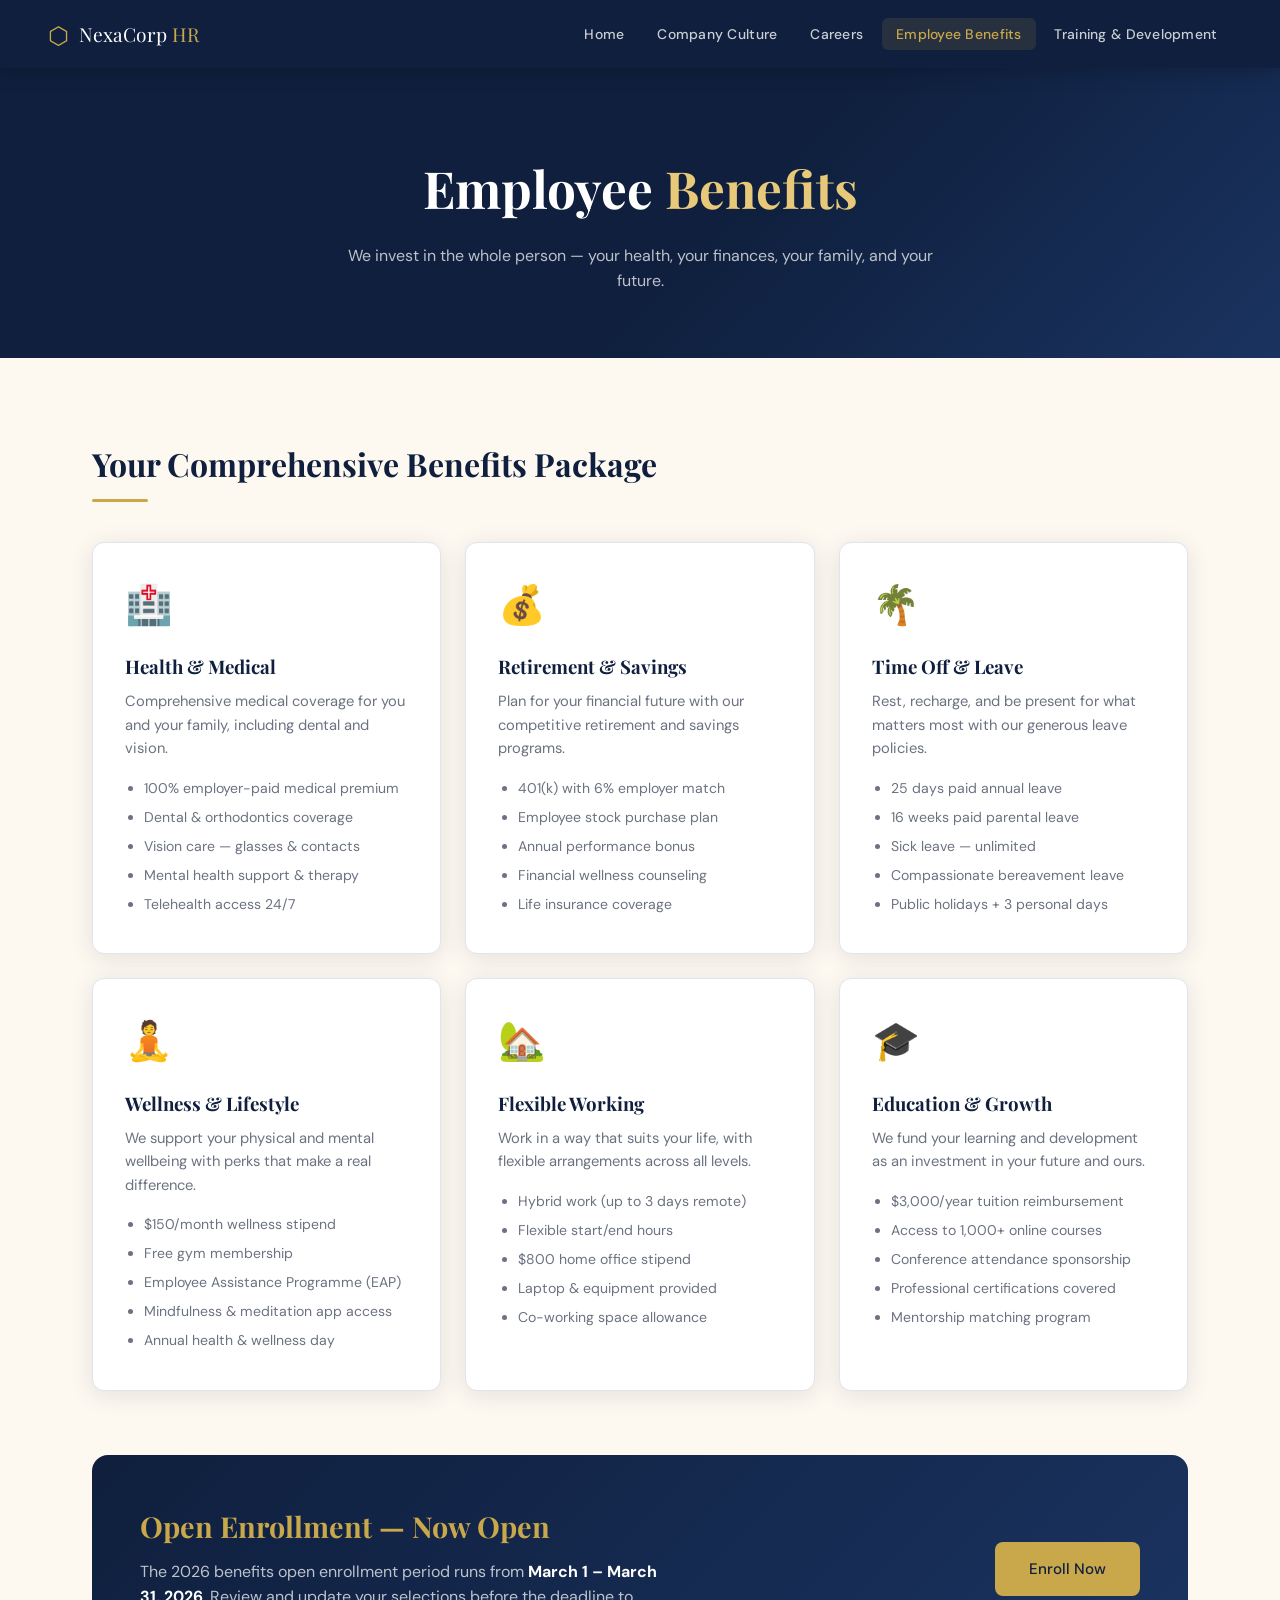
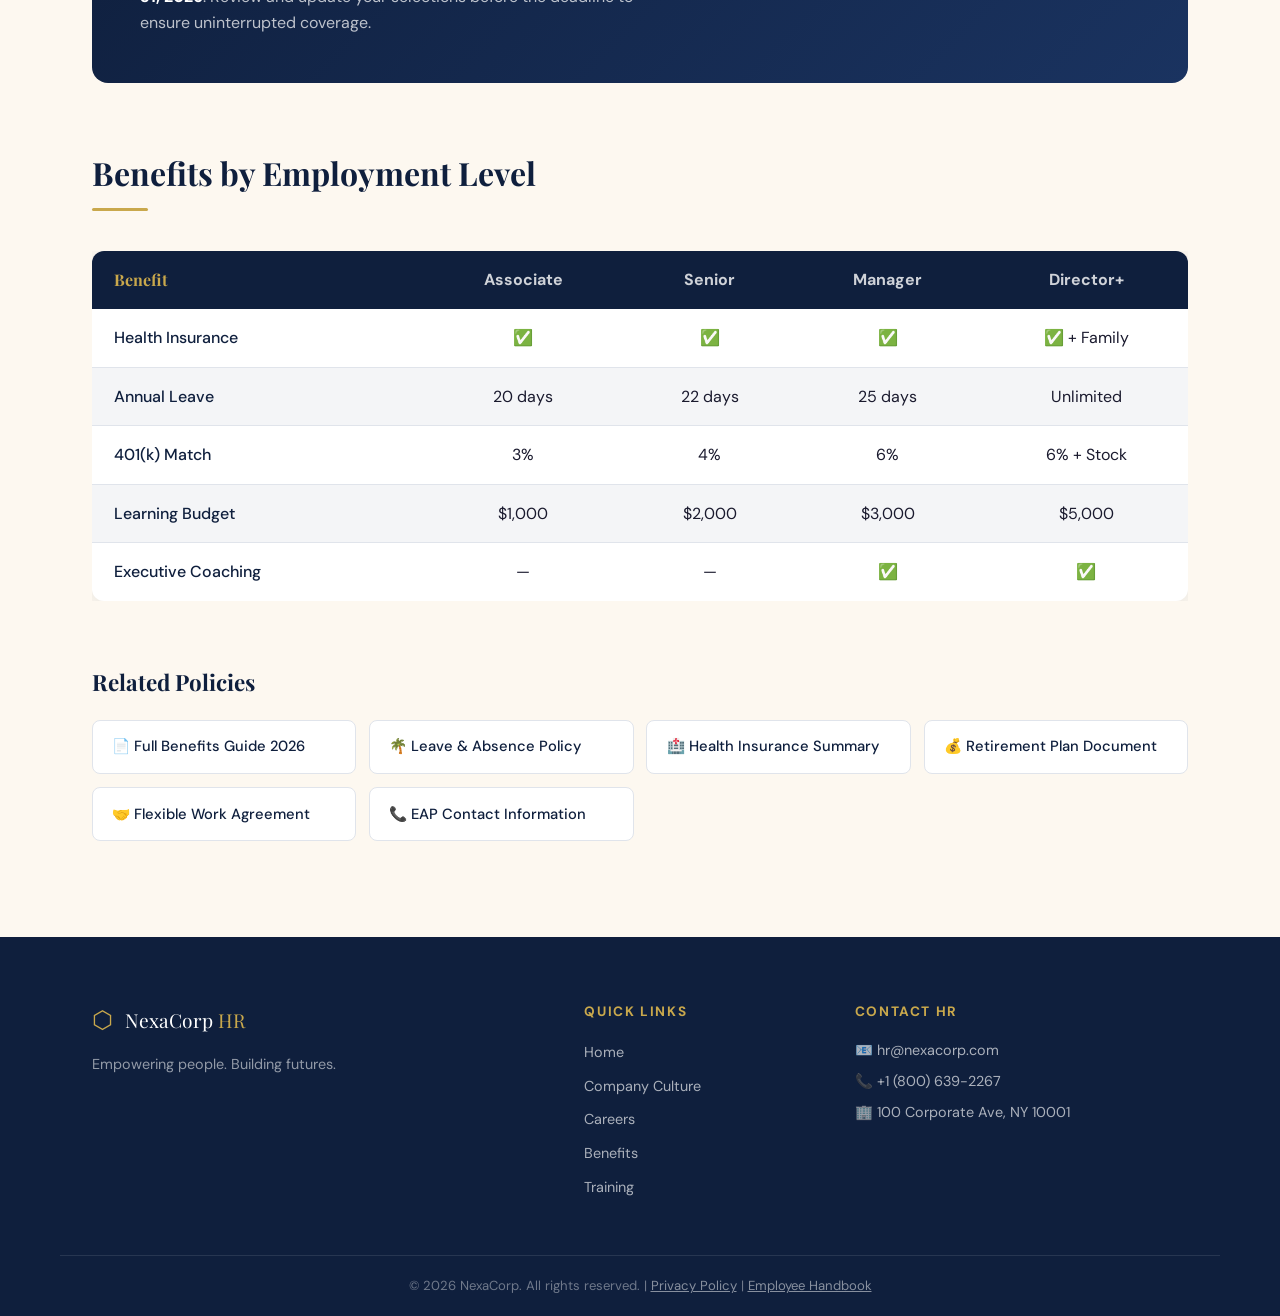
<file: benefits.html>
<!DOCTYPE html>
<html lang="en">
<head>
  <meta charset="UTF-8" />
  <meta name="viewport" content="width=device-width, initial-scale=1.0"/>
  <title>NexaCorp HR Portal – Employee Benefits</title>
  <link rel="preconnect" href="https://fonts.googleapis.com">
  <link href="https://fonts.googleapis.com/css2?family=Playfair+Display:wght@700;900&family=DM+Sans:wght@300;400;500&display=swap" rel="stylesheet">
  <link rel="stylesheet" href="style.css">
</head>
<body>

  <nav class="navbar">
    <div class="nav-logo">
      <span class="logo-icon">⬡</span>
      <span class="logo-text">NexaCorp <em>HR</em></span>
    </div>
    <ul class="nav-links">
      <li><a href="index.html">Home</a></li>
      <li><a href="culture.html">Company Culture</a></li>
      <li><a href="careers.html">Careers</a></li>
      <li><a href="benefits.html" class="active">Employee Benefits</a></li>
      <li><a href="training.html">Training & Development</a></li>
    </ul>
    <button class="nav-toggle" onclick="toggleMenu()">☰</button>
  </nav>

  <header class="page-hero">
    <h1>Employee <span class="accent">Benefits</span></h1>
    <p>We invest in the whole person — your health, your finances, your family, and your future.</p>
  </header>

  <section class="benefits-section container">

    <h2 class="section-title">Your Comprehensive Benefits Package</h2>

    <div class="benefits-grid">

      <div class="benefit-card">
        <div class="icon">🏥</div>
        <h3>Health & Medical</h3>
        <p>Comprehensive medical coverage for you and your family, including dental and vision.</p>
        <ul>
          <li>100% employer-paid medical premium</li>
          <li>Dental & orthodontics coverage</li>
          <li>Vision care — glasses & contacts</li>
          <li>Mental health support & therapy</li>
          <li>Telehealth access 24/7</li>
        </ul>
      </div>

      <div class="benefit-card">
        <div class="icon">💰</div>
        <h3>Retirement & Savings</h3>
        <p>Plan for your financial future with our competitive retirement and savings programs.</p>
        <ul>
          <li>401(k) with 6% employer match</li>
          <li>Employee stock purchase plan</li>
          <li>Annual performance bonus</li>
          <li>Financial wellness counseling</li>
          <li>Life insurance coverage</li>
        </ul>
      </div>

      <div class="benefit-card">
        <div class="icon">🌴</div>
        <h3>Time Off & Leave</h3>
        <p>Rest, recharge, and be present for what matters most with our generous leave policies.</p>
        <ul>
          <li>25 days paid annual leave</li>
          <li>16 weeks paid parental leave</li>
          <li>Sick leave — unlimited</li>
          <li>Compassionate bereavement leave</li>
          <li>Public holidays + 3 personal days</li>
        </ul>
      </div>

      <div class="benefit-card">
        <div class="icon">🧘</div>
        <h3>Wellness & Lifestyle</h3>
        <p>We support your physical and mental wellbeing with perks that make a real difference.</p>
        <ul>
          <li>$150/month wellness stipend</li>
          <li>Free gym membership</li>
          <li>Employee Assistance Programme (EAP)</li>
          <li>Mindfulness & meditation app access</li>
          <li>Annual health & wellness day</li>
        </ul>
      </div>

      <div class="benefit-card">
        <div class="icon">🏡</div>
        <h3>Flexible Working</h3>
        <p>Work in a way that suits your life, with flexible arrangements across all levels.</p>
        <ul>
          <li>Hybrid work (up to 3 days remote)</li>
          <li>Flexible start/end hours</li>
          <li>$800 home office stipend</li>
          <li>Laptop & equipment provided</li>
          <li>Co-working space allowance</li>
        </ul>
      </div>

      <div class="benefit-card">
        <div class="icon">🎓</div>
        <h3>Education & Growth</h3>
        <p>We fund your learning and development as an investment in your future and ours.</p>
        <ul>
          <li>$3,000/year tuition reimbursement</li>
          <li>Access to 1,000+ online courses</li>
          <li>Conference attendance sponsorship</li>
          <li>Professional certifications covered</li>
          <li>Mentorship matching program</li>
        </ul>
      </div>

    </div>

    <!-- ENROLLMENT CALLOUT -->
    <div style="background: linear-gradient(135deg, var(--navy), var(--navy-mid)); border-radius: 16px; padding: 3rem; display: grid; grid-template-columns: 1fr auto; gap: 2rem; align-items:center; margin-bottom: 4rem;">
      <div>
        <h2 style="font-family:var(--font-display); color:var(--gold); font-size:1.8rem; margin-bottom:0.6rem;">Open Enrollment — Now Open</h2>
        <p style="color:rgba(255,255,255,0.72); max-width: 520px;">The 2026 benefits open enrollment period runs from <strong style="color:white;">March 1 – March 31, 2026</strong>. Review and update your selections before the deadline to ensure uninterrupted coverage.</p>
      </div>
      <a href="mailto:benefits@nexacorp.com" class="btn btn-primary" style="white-space:nowrap;">Enroll Now</a>
    </div>

    <!-- BENEFITS COMPARISON TABLE -->
    <h2 class="section-title">Benefits by Employment Level</h2>
    <div style="overflow-x: auto; margin-bottom: 4rem;">
      <table style="width:100%; border-collapse: collapse; background: var(--white); border-radius: var(--radius); overflow: hidden; box-shadow: var(--shadow);">
        <thead>
          <tr style="background: var(--navy);">
            <th style="padding: 1rem 1.4rem; text-align:left; color: var(--gold); font-family: var(--font-display);">Benefit</th>
            <th style="padding: 1rem 1.4rem; text-align:center; color: rgba(255,255,255,0.8);">Associate</th>
            <th style="padding: 1rem 1.4rem; text-align:center; color: rgba(255,255,255,0.8);">Senior</th>
            <th style="padding: 1rem 1.4rem; text-align:center; color: rgba(255,255,255,0.8);">Manager</th>
            <th style="padding: 1rem 1.4rem; text-align:center; color: rgba(255,255,255,0.8);">Director+</th>
          </tr>
        </thead>
        <tbody>
          <tr style="border-bottom: 1px solid var(--grey-mid);">
            <td style="padding:1rem 1.4rem; font-weight:500; color:var(--navy);">Health Insurance</td>
            <td style="text-align:center; padding:1rem;">✅</td>
            <td style="text-align:center; padding:1rem;">✅</td>
            <td style="text-align:center; padding:1rem;">✅</td>
            <td style="text-align:center; padding:1rem;">✅ + Family</td>
          </tr>
          <tr style="border-bottom: 1px solid var(--grey-mid); background: var(--grey-light);">
            <td style="padding:1rem 1.4rem; font-weight:500; color:var(--navy);">Annual Leave</td>
            <td style="text-align:center; padding:1rem;">20 days</td>
            <td style="text-align:center; padding:1rem;">22 days</td>
            <td style="text-align:center; padding:1rem;">25 days</td>
            <td style="text-align:center; padding:1rem;">Unlimited</td>
          </tr>
          <tr style="border-bottom: 1px solid var(--grey-mid);">
            <td style="padding:1rem 1.4rem; font-weight:500; color:var(--navy);">401(k) Match</td>
            <td style="text-align:center; padding:1rem;">3%</td>
            <td style="text-align:center; padding:1rem;">4%</td>
            <td style="text-align:center; padding:1rem;">6%</td>
            <td style="text-align:center; padding:1rem;">6% + Stock</td>
          </tr>
          <tr style="border-bottom: 1px solid var(--grey-mid); background: var(--grey-light);">
            <td style="padding:1rem 1.4rem; font-weight:500; color:var(--navy);">Learning Budget</td>
            <td style="text-align:center; padding:1rem;">$1,000</td>
            <td style="text-align:center; padding:1rem;">$2,000</td>
            <td style="text-align:center; padding:1rem;">$3,000</td>
            <td style="text-align:center; padding:1rem;">$5,000</td>
          </tr>
          <tr>
            <td style="padding:1rem 1.4rem; font-weight:500; color:var(--navy);">Executive Coaching</td>
            <td style="text-align:center; padding:1rem;">—</td>
            <td style="text-align:center; padding:1rem;">—</td>
            <td style="text-align:center; padding:1rem;">✅</td>
            <td style="text-align:center; padding:1rem;">✅</td>
          </tr>
        </tbody>
      </table>
    </div>

    <!-- POLICY LINKS -->
    <div class="policy-links">
      <h3>Related Policies</h3>
      <div class="policy-list">
        <a href="#">📄 Full Benefits Guide 2026</a>
        <a href="#">🌴 Leave & Absence Policy</a>
        <a href="#">🏥 Health Insurance Summary</a>
        <a href="#">💰 Retirement Plan Document</a>
        <a href="#">🤝 Flexible Work Agreement</a>
        <a href="#">📞 EAP Contact Information</a>
      </div>
    </div>

  </section>

  <footer class="footer">
    <div class="container footer-inner">
      <div class="footer-brand">
        <span class="logo-icon">⬡</span>
        <span class="logo-text">NexaCorp <em>HR</em></span>
        <p>Empowering people. Building futures.</p>
      </div>
      <div class="footer-links">
        <h5>Quick Links</h5>
        <ul>
          <li><a href="index.html">Home</a></li>
          <li><a href="culture.html">Company Culture</a></li>
          <li><a href="careers.html">Careers</a></li>
          <li><a href="benefits.html">Benefits</a></li>
          <li><a href="training.html">Training</a></li>
        </ul>
      </div>
      <div class="footer-contact">
        <h5>Contact HR</h5>
        <p>📧 hr@nexacorp.com</p>
        <p>📞 +1 (800) 639-2267</p>
        <p>🏢 100 Corporate Ave, NY 10001</p>
      </div>
    </div>
    <div class="footer-bottom">
      <p>© 2026 NexaCorp. All rights reserved. | <a href="#">Privacy Policy</a> | <a href="#">Employee Handbook</a></p>
    </div>
  </footer>

  <script src="script.js"></script>
</body>
</html>
</file>
<file: style.css>
/* =========================================
   NexaCorp HR Portal — Global Stylesheet
   Aesthetic: Refined Corporate / Editorial
   ========================================= */

:root {
  --navy: #0f1f3d;
  --navy-mid: #1a3360;
  --gold: #c9a84c;
  --gold-light: #e8c97a;
  --cream: #fdf8f0;
  --white: #ffffff;
  --grey-light: #f4f5f7;
  --grey-mid: #e0e4eb;
  --grey-text: #6b7280;
  --text: #1a1a2e;
  --font-display: 'Playfair Display', Georgia, serif;
  --font-body: 'DM Sans', sans-serif;
  --radius: 12px;
  --shadow: 0 4px 24px rgba(15,31,61,0.10);
  --shadow-lg: 0 12px 48px rgba(15,31,61,0.16);
  --transition: all 0.3s ease;
}

*, *::before, *::after { box-sizing: border-box; margin: 0; padding: 0; }

html { scroll-behavior: smooth; }

body {
  font-family: var(--font-body);
  color: var(--text);
  background: var(--cream);
  line-height: 1.6;
}

a { text-decoration: none; color: inherit; }
ul { list-style: none; }
img { width: 100%; display: block; object-fit: cover; }

.container { max-width: 1160px; margin: 0 auto; padding: 0 2rem; }

/* ===== NAVBAR ===== */
.navbar {
  position: sticky; top: 0; z-index: 100;
  display: flex; align-items: center; justify-content: space-between;
  background: var(--navy);
  padding: 0 3rem;
  height: 68px;
  box-shadow: 0 2px 20px rgba(0,0,0,0.25);
}

.nav-logo {
  display: flex; align-items: center; gap: 0.6rem;
  font-family: var(--font-display); color: var(--white); font-size: 1.2rem;
}
.logo-icon { color: var(--gold); font-size: 1.5rem; }
.logo-text em { color: var(--gold); font-style: normal; }

.nav-links { display: flex; gap: 0.25rem; }
.nav-links a {
  color: rgba(255,255,255,0.78);
  font-size: 0.87rem; font-weight: 500;
  padding: 0.45rem 0.9rem; border-radius: 6px;
  letter-spacing: 0.02em;
  transition: var(--transition);
}
.nav-links a:hover,
.nav-links a.active {
  color: var(--gold); background: rgba(201,168,76,0.12);
}

.nav-toggle { display: none; background: none; border: none; color: white; font-size: 1.5rem; cursor: pointer; }

/* ===== HERO ===== */
.hero {
  position: relative; overflow: hidden;
  display: grid; grid-template-columns: 1fr 1fr;
  align-items: center; gap: 2rem;
  min-height: 88vh;
  background: linear-gradient(135deg, var(--navy) 60%, var(--navy-mid) 100%);
  padding: 4rem 3rem 4rem 5rem;
}

.hero-bg-shapes { position: absolute; inset: 0; pointer-events: none; }
.shape {
  position: absolute; border-radius: 50%;
  opacity: 0.07;
  background: var(--gold);
}
.shape-1 { width: 500px; height: 500px; top: -150px; right: -100px; }
.shape-2 { width: 300px; height: 300px; bottom: -80px; left: 40%; opacity: 0.05; }
.shape-3 { width: 180px; height: 180px; top: 60%; right: 40%; opacity: 0.06; }

.hero-content { position: relative; z-index: 2; animation: fadeUp 0.8s ease both; }
.hero-eyebrow {
  color: var(--gold); font-size: 0.85rem; letter-spacing: 0.18em;
  text-transform: uppercase; margin-bottom: 1rem;
}
.hero-title {
  font-family: var(--font-display);
  font-size: clamp(2.4rem, 4vw, 3.8rem);
  color: var(--white); line-height: 1.1; margin-bottom: 1.4rem;
}
.hero-title .accent { color: var(--gold-light); }
.hero-sub { color: rgba(255,255,255,0.7); font-size: 1.05rem; max-width: 480px; margin-bottom: 2.2rem; }

.hero-btns { display: flex; gap: 1rem; flex-wrap: wrap; }

.btn {
  display: inline-block; padding: 0.8rem 2rem;
  border-radius: 8px; font-weight: 500; font-size: 0.95rem;
  transition: var(--transition); cursor: pointer; border: 2px solid transparent;
}
.btn-primary { background: var(--gold); color: var(--navy); }
.btn-primary:hover { background: var(--gold-light); transform: translateY(-2px); box-shadow: 0 6px 20px rgba(201,168,76,0.35); }
.btn-outline { border-color: rgba(255,255,255,0.5); color: var(--white); }
.btn-outline:hover { border-color: var(--gold); color: var(--gold); transform: translateY(-2px); }
.btn-navy { background: var(--navy); color: var(--white); }
.btn-navy:hover { background: var(--navy-mid); transform: translateY(-2px); }

.hero-image {
  position: relative; z-index: 2;
  border-radius: 16px; overflow: hidden;
  box-shadow: var(--shadow-lg);
  height: 460px;
  animation: fadeIn 1s ease 0.3s both;
}
.hero-image img { height: 100%; }

/* ===== SECTION TITLES ===== */
.section-title {
  font-family: var(--font-display);
  font-size: clamp(1.8rem, 2.5vw, 2.5rem);
  color: var(--navy); margin-bottom: 2.5rem;
  position: relative; padding-bottom: 0.8rem;
}
.section-title::after {
  content: ''; position: absolute; bottom: 0; left: 0;
  width: 56px; height: 3px; background: var(--gold); border-radius: 2px;
}

/* ===== QUICK LINKS / CARDS ===== */
.quick-links { padding: 6rem 2rem; }

.cards-grid {
  display: grid;
  grid-template-columns: repeat(auto-fit, minmax(240px, 1fr));
  gap: 1.5rem;
}

.card {
  background: var(--white); border-radius: var(--radius);
  padding: 2rem 1.8rem; box-shadow: var(--shadow);
  transition: var(--transition); border: 1px solid var(--grey-mid);
  display: flex; flex-direction: column; gap: 0.6rem;
}
.card:hover { transform: translateY(-6px); box-shadow: var(--shadow-lg); border-color: var(--gold); }
.card-icon { font-size: 2.2rem; }
.card h3 { font-family: var(--font-display); font-size: 1.2rem; color: var(--navy); }
.card p { color: var(--grey-text); font-size: 0.92rem; flex-grow: 1; }
.card-link { color: var(--gold); font-weight: 600; font-size: 0.9rem; margin-top: 0.5rem; }

/* ===== STATS BAR ===== */
.stats-bar {
  background: var(--navy);
  padding: 3.5rem 2rem;
}
.stats-grid {
  display: grid;
  grid-template-columns: repeat(auto-fit, minmax(180px, 1fr));
  gap: 2rem; text-align: center;
}
.stat { display: flex; flex-direction: column; gap: 0.4rem; }
.stat-num {
  font-family: var(--font-display); font-size: 2.6rem;
  color: var(--gold); font-weight: 900;
}
.stat-label { color: rgba(255,255,255,0.65); font-size: 0.9rem; letter-spacing: 0.05em; }

/* ===== ANNOUNCEMENTS ===== */
.announcements { padding: 5rem 2rem; }
.announce-list { display: flex; flex-direction: column; gap: 1.2rem; }
.announce-list li {
  display: flex; gap: 1.4rem; align-items: flex-start;
  background: var(--white); border-radius: var(--radius);
  padding: 1.4rem 1.6rem; box-shadow: var(--shadow);
  border-left: 4px solid var(--gold);
}
.announce-list li strong { display: block; color: var(--navy); margin-bottom: 0.25rem; }
.announce-list li p { color: var(--grey-text); font-size: 0.92rem; }
.announce-list li a { color: var(--gold); text-decoration: underline; }
.tag {
  background: var(--navy); color: var(--gold);
  font-size: 0.72rem; font-weight: 700; letter-spacing: 0.08em;
  text-transform: uppercase; padding: 0.3rem 0.7rem;
  border-radius: 4px; white-space: nowrap; height: fit-content; margin-top: 0.1rem;
}

/* ===== TEAM SECTION ===== */
.team-section { padding: 5rem 2rem 6rem; }
.team-grid {
  display: grid; grid-template-columns: repeat(auto-fit, minmax(200px, 1fr)); gap: 1.5rem;
}
.team-card { text-align: center; }
.team-card img {
  height: 220px; border-radius: 12px;
  margin-bottom: 1rem; box-shadow: var(--shadow);
}
.team-card h4 { font-family: var(--font-display); color: var(--navy); font-size: 1.05rem; }
.team-card p { color: var(--grey-text); font-size: 0.87rem; }

/* ===== PAGE HERO (inner pages) ===== */
.page-hero {
  background: linear-gradient(135deg, var(--navy) 55%, var(--navy-mid));
  color: white; text-align: center;
  padding: 5rem 2rem 4rem;
}
.page-hero h1 {
  font-family: var(--font-display);
  font-size: clamp(2rem, 4vw, 3.2rem);
  margin-bottom: 0.8rem;
}
.page-hero .accent { color: var(--gold-light); }
.page-hero p { color: rgba(255,255,255,0.72); max-width: 600px; margin: 0 auto; }

/* ===== CULTURE PAGE ===== */
.culture-values { padding: 5rem 2rem; }
.values-grid { display: grid; grid-template-columns: repeat(auto-fit, minmax(220px, 1fr)); gap: 1.4rem; }
.value-card {
  background: var(--white); border-radius: var(--radius);
  padding: 2rem 1.6rem; text-align: center;
  box-shadow: var(--shadow); border-top: 4px solid var(--gold);
  transition: var(--transition);
}
.value-card:hover { transform: translateY(-4px); box-shadow: var(--shadow-lg); }
.value-card .icon { font-size: 2.5rem; margin-bottom: 0.8rem; }
.value-card h3 { font-family: var(--font-display); color: var(--navy); margin-bottom: 0.5rem; }
.value-card p { color: var(--grey-text); font-size: 0.9rem; }

.culture-gallery { padding: 0 2rem 5rem; }
.gallery-grid {
  display: grid;
  grid-template-columns: repeat(3, 1fr);
  grid-template-rows: 240px 240px; gap: 1rem;
}
.gallery-grid img { height: 100%; border-radius: 10px; object-fit: cover; }
.gallery-grid .tall { grid-row: span 2; }

.culture-video { padding: 0 2rem 6rem; }
.video-wrapper {
  border-radius: var(--radius); overflow: hidden;
  box-shadow: var(--shadow-lg); max-width: 860px; margin: 0 auto;
  aspect-ratio: 16/9;
}
.video-wrapper iframe { width: 100%; height: 100%; border: none; }

/* ===== CAREERS PAGE ===== */
.careers-section { padding: 5rem 2rem 6rem; }
.filter-bar { display: flex; gap: 1rem; margin-bottom: 2rem; flex-wrap: wrap; }
.filter-btn {
  background: var(--white); border: 2px solid var(--grey-mid);
  border-radius: 30px; padding: 0.45rem 1.2rem;
  font-size: 0.88rem; cursor: pointer; transition: var(--transition);
  font-family: var(--font-body); color: var(--text);
}
.filter-btn.active, .filter-btn:hover { background: var(--navy); color: white; border-color: var(--navy); }

.jobs-list { display: flex; flex-direction: column; gap: 1.2rem; }
.job-card {
  background: var(--white); border-radius: var(--radius);
  padding: 1.6rem 2rem; box-shadow: var(--shadow);
  display: flex; justify-content: space-between; align-items: center;
  border: 1px solid var(--grey-mid); transition: var(--transition); gap: 1rem;
}
.job-card:hover { border-color: var(--gold); box-shadow: var(--shadow-lg); }
.job-info h3 { font-family: var(--font-display); color: var(--navy); font-size: 1.1rem; margin-bottom: 0.35rem; }
.job-meta { display: flex; gap: 1rem; flex-wrap: wrap; }
.job-tag {
  font-size: 0.78rem; background: var(--grey-light);
  color: var(--navy-mid); padding: 0.25rem 0.7rem;
  border-radius: 20px; font-weight: 500;
}
.job-tag.hot { background: #fff3e0; color: #e65100; }

/* ===== BENEFITS PAGE ===== */
.benefits-section { padding: 5rem 2rem 6rem; }
.benefits-grid { display: grid; grid-template-columns: repeat(auto-fit, minmax(280px, 1fr)); gap: 1.5rem; margin-bottom: 4rem; }
.benefit-card {
  background: var(--white); border-radius: var(--radius);
  padding: 2rem; box-shadow: var(--shadow);
  border: 1px solid var(--grey-mid); transition: var(--transition);
}
.benefit-card:hover { transform: translateY(-4px); box-shadow: var(--shadow-lg); }
.benefit-card .icon { font-size: 2.4rem; margin-bottom: 1rem; }
.benefit-card h3 { font-family: var(--font-display); color: var(--navy); margin-bottom: 0.5rem; }
.benefit-card p { color: var(--grey-text); font-size: 0.92rem; margin-bottom: 1rem; }
.benefit-card ul { padding-left: 1.2rem; }
.benefit-card ul li { color: var(--grey-text); font-size: 0.88rem; margin-bottom: 0.4rem; list-style: disc; }

/* ===== TRAINING PAGE ===== */
.training-section { padding: 5rem 2rem 6rem; }
.courses-grid { display: grid; grid-template-columns: repeat(auto-fit, minmax(280px, 1fr)); gap: 1.5rem; margin-bottom: 4rem; }
.course-card {
  background: var(--white); border-radius: var(--radius);
  overflow: hidden; box-shadow: var(--shadow);
  transition: var(--transition); border: 1px solid var(--grey-mid);
}
.course-card:hover { transform: translateY(-5px); box-shadow: var(--shadow-lg); }
.course-thumb {
  height: 160px; overflow: hidden;
}
.course-thumb img { height: 100%; }
.course-body { padding: 1.4rem; }
.course-level {
  font-size: 0.75rem; text-transform: uppercase; letter-spacing: 0.1em;
  color: var(--gold); font-weight: 700; margin-bottom: 0.5rem;
}
.course-body h3 { font-family: var(--font-display); color: var(--navy); font-size: 1.05rem; margin-bottom: 0.5rem; }
.course-body p { color: var(--grey-text); font-size: 0.88rem; margin-bottom: 1rem; }
.course-meta { display: flex; justify-content: space-between; align-items: center; font-size: 0.82rem; color: var(--grey-text); }

/* ===== POLICIES ===== */
.policy-links { margin-top: 3rem; }
.policy-links h3 { font-family: var(--font-display); color: var(--navy); font-size: 1.4rem; margin-bottom: 1.2rem; }
.policy-list { display: grid; grid-template-columns: repeat(auto-fit, minmax(220px, 1fr)); gap: 0.8rem; }
.policy-list a {
  background: var(--white); border: 1px solid var(--grey-mid);
  border-radius: 8px; padding: 0.9rem 1.2rem;
  display: flex; align-items: center; gap: 0.6rem;
  color: var(--navy); font-size: 0.92rem; font-weight: 500;
  transition: var(--transition);
}
.policy-list a:hover { border-color: var(--gold); color: var(--gold); background: #fffbf0; }

/* ===== FOOTER ===== */
.footer { background: var(--navy); color: white; padding: 4rem 3rem 0; }
.footer-inner {
  display: grid; grid-template-columns: 2fr 1fr 1.5fr;
  gap: 3rem; padding-bottom: 3rem;
  border-bottom: 1px solid rgba(255,255,255,0.1);
}
.footer-brand .logo-text { font-family: var(--font-display); font-size: 1.2rem; margin-left: 0.5rem; }
.footer-brand p { color: rgba(255,255,255,0.55); font-size: 0.9rem; margin-top: 0.8rem; }
.footer-links h5, .footer-contact h5 { color: var(--gold); font-size: 0.85rem; letter-spacing: 0.12em; text-transform: uppercase; margin-bottom: 1rem; }
.footer-links ul li { margin-bottom: 0.5rem; }
.footer-links ul li a { color: rgba(255,255,255,0.65); font-size: 0.9rem; transition: var(--transition); }
.footer-links ul li a:hover { color: var(--gold); }
.footer-contact p { color: rgba(255,255,255,0.65); font-size: 0.9rem; margin-bottom: 0.5rem; }
.footer-bottom {
  padding: 1.2rem 0; text-align: center;
  color: rgba(255,255,255,0.4); font-size: 0.82rem;
}
.footer-bottom a { color: rgba(255,255,255,0.5); text-decoration: underline; }

/* ===== ANIMATIONS ===== */
@keyframes fadeUp {
  from { opacity: 0; transform: translateY(30px); }
  to { opacity: 1; transform: translateY(0); }
}
@keyframes fadeIn {
  from { opacity: 0; }
  to { opacity: 1; }
}

/* ===== RESPONSIVE ===== */
@media (max-width: 900px) {
  .hero { grid-template-columns: 1fr; padding: 4rem 2rem; text-align: center; min-height: auto; }
  .hero-image { height: 300px; }
  .hero-sub { margin: 0 auto 2rem; }
  .hero-btns { justify-content: center; }
  .footer-inner { grid-template-columns: 1fr 1fr; }
  .gallery-grid { grid-template-columns: 1fr 1fr; grid-template-rows: auto; }
  .gallery-grid .tall { grid-row: span 1; }
  .navbar { padding: 0 1.5rem; }
  .nav-links { display: none; flex-direction: column; position: absolute; top: 68px; left: 0; right: 0;
    background: var(--navy); padding: 1rem 2rem 2rem; gap: 0.5rem; }
  .nav-links.open { display: flex; }
  .nav-toggle { display: block; }
  .job-card { flex-direction: column; align-items: flex-start; }
}

@media (max-width: 600px) {
  .footer-inner { grid-template-columns: 1fr; }
  .gallery-grid { grid-template-columns: 1fr; }
  .hero-title { font-size: 2rem; }
}
</file>
